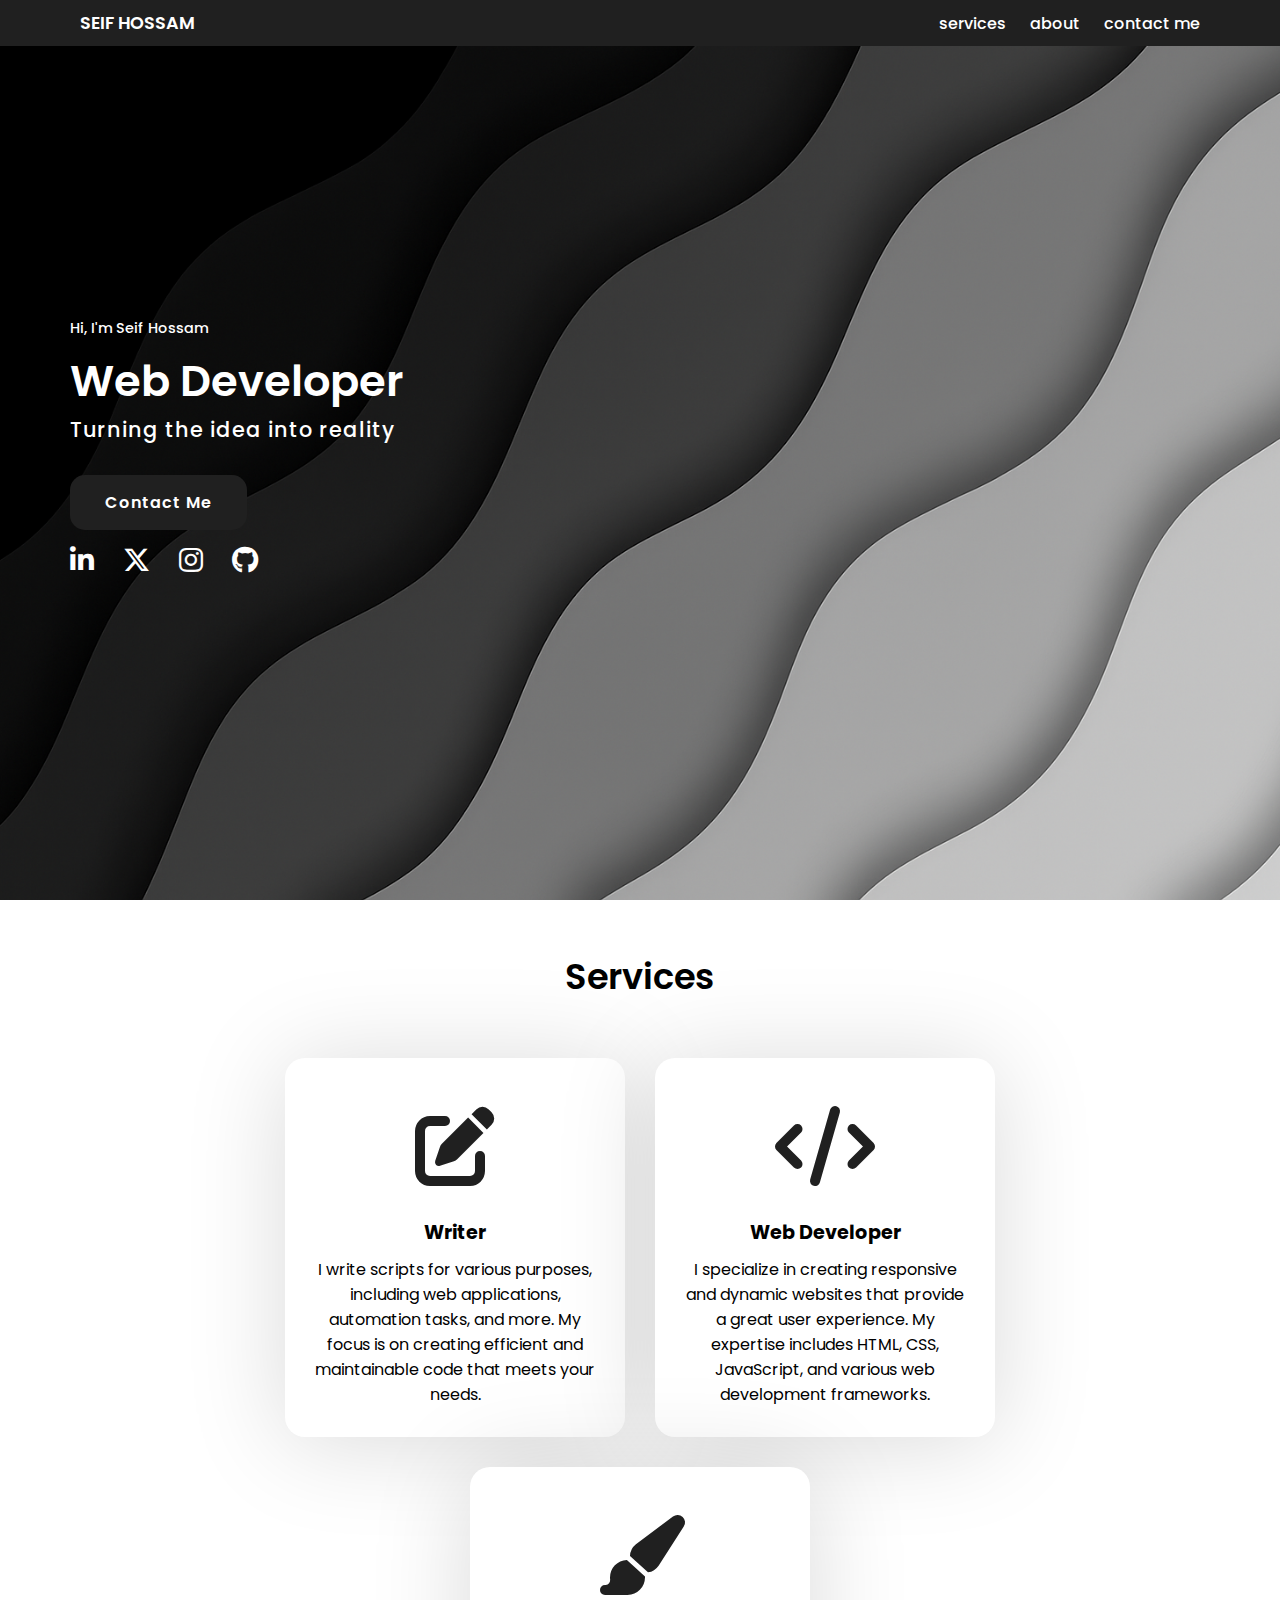
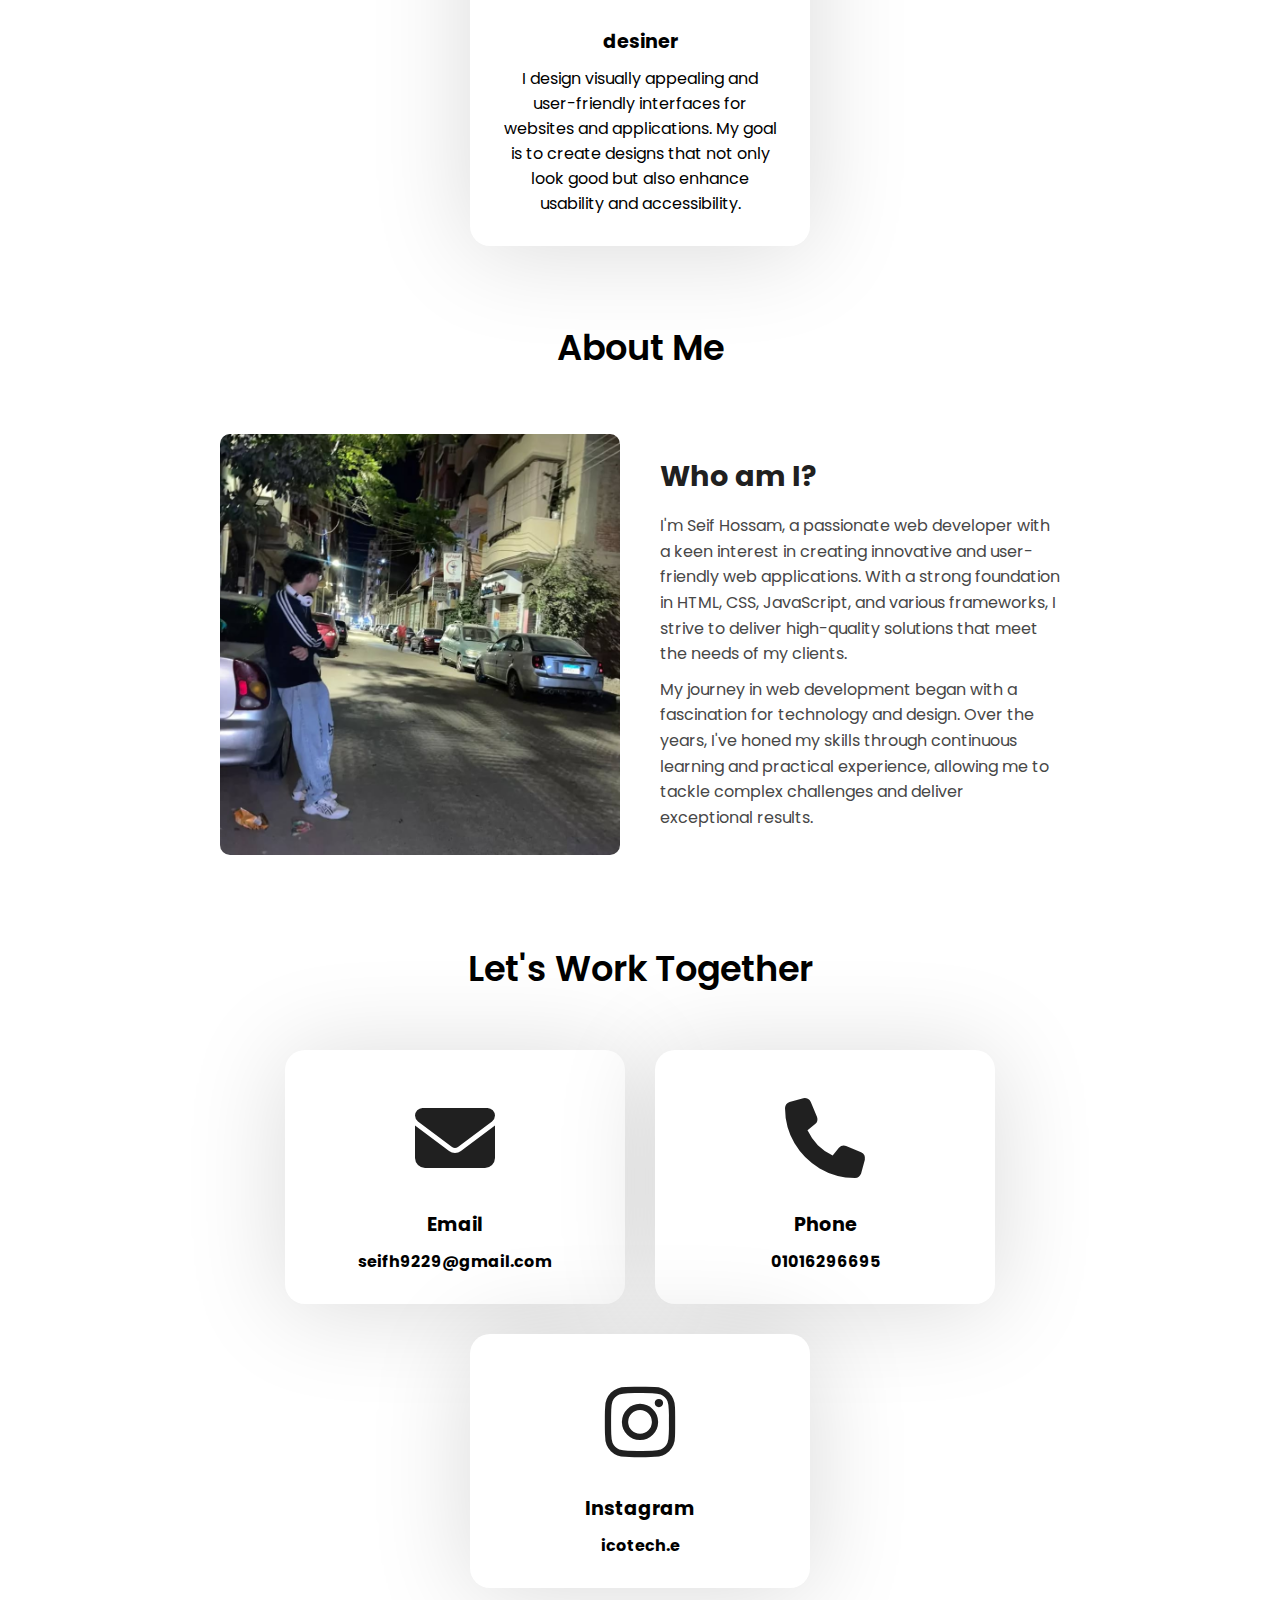
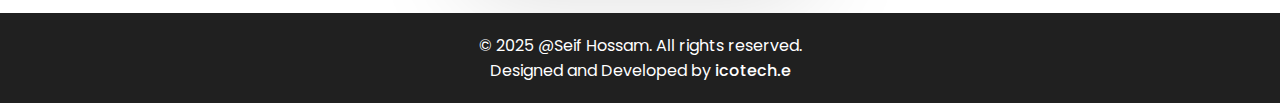
<file: index.html>
<!DOCTYPE html>
<html lang="en">
<head>
    <meta charset="UTF-8">
    <meta name="viewport" content="width=device-width, initial-scale=1.0">
    <title>Seif Hossam</title>
    <meta name="description" content="Portfolio of Seif Hossam, a web developer specializing in creating responsive and dynamic websites.">
    <meta name="keywords" content="Web Development, Web Design, Script Writing, Portfolio, Seif Hossam">
    <meta name="author" content="Seif Hossam">
    <link rel="icon" type="image/png" href="img/s.png"/>
    <link rel="stylesheet" href="https://cdnjs.cloudflare.com/ajax/libs/font-awesome/6.7.2/css/all.min.css">
    <link rel="stylesheet" href="styles.css">
</head>
<body>

    <header>
        <a href="#" class="logo">Seif hossam</a>
        <nav class="navigation">
            <a href="#services">services</a>
            <a href="#about">about</a>
            <a href="#contact">contact me</a>
        </nav>
    </header>
    
    <section class="main">
        <div>
            <h2>Hi, I'm  Seif Hossam<br><span>Web Developer</span> </h2>
            <h3>Turning the idea into reality</h3>
            <a href="#contact" class="main-btn">Contact Me</a>

            <div class="social-icons">
            <a href="https://www.linkedin.com/in/seif-hossam-506203369/"><i class="fa-brands fa-linkedin-in"></i></a>
            <a href="https://x.com/seif_hossam6667"><i class="fa-brands fa-x-twitter"></i></a>
            <a href="https://www.instagram.com/icotech.e?utm_source=ig_web_button_share_sheet&igsh=ZDNlZDc0MzIxNw=="><i class="fa-brands fa-instagram"></i></a>
            <a href="https://github.com/seif-cmd"><i class="fa-brands fa-github"></i></a>
            </div>
        </div>
    </section>

    <section class="cards" id="services">
        <h2 class="title">Services</h2>
        <div class="contant">
            <div class="card">
                <div class="icon">
                    <i class="fa-solid fa-edit"></i>
                </div>
                <div class="info">
                <h3>Writer</h3>
                <p>I write scripts for various purposes, including web applications, automation tasks, and more. My focus is on creating efficient and maintainable code that meets your needs.</p>
                </div>
            </div>
            <div class="card">
                <div class="icon">
                    <i class="fa-solid fa-code"></i>
                </div>
                <div class="info">
                <h3>Web Developer</h3>
                <p>I specialize in creating responsive and dynamic websites that provide a great user experience. My expertise includes HTML, CSS, JavaScript, and various web development frameworks.</p>
                </div>
            </div>
            <div class="card">
                <div class="icon">
                    <i class="fa-solid fa-paint-brush"></i>
                </div>
                <div class="info">
                <h3>desiner</h3>
                <p>I design visually appealing and user-friendly interfaces for websites and applications. My goal is to create designs that not only look good but also enhance usability and accessibility.</p>
                </div>
            </div>    
        </div>
    </section>

    <section class="about" id="about">
        <h2 class="title">About Me</h2>
        <div class="contant">
            <div class="left">
                <img src="img/me.png" alt="Seif Hossam"> 
            </div>
            <div class="right">
                <h3>Who am I?</h3>
                <p>I'm Seif Hossam, a passionate web developer with a keen interest in creating innovative and user-friendly web applications. With a strong foundation in HTML, CSS, JavaScript, and various frameworks, I strive to deliver high-quality solutions that meet the needs of my clients.</p>
                <p>My journey in web development began with a fascination for technology and design. Over the years, I've honed my skills through continuous learning and practical experience, allowing me to tackle complex challenges and deliver exceptional results.</p>
            </div>
        </div>
    </section>

    <section class="cards contact-row" id="contact">
        <h2 class="title">Let's Work Together</h2>
        <div class="contant">
            <div class="card">
                <div class="icon">
                    <i class="fa-solid fa-envelope"></i>
                </div>
                <div class="info">
                <h3>Email</h3>
                <p><strong>seifh9229@gmail.com</strong></p>
                </div>
            </div> 
            <div class="card">
                <div class="icon">
                    <i class="fa-solid fa-phone"></i>
                </div>
                <div class="info">
                <h3>Phone</h3>
                <p><strong>01016296695</strong></p>
                </div>
            </div>
            <div class="card">
                <div class="icon">
                    <i class="fa-brands fa-instagram"></i>
                </div>
                <div class="info">
                <h3>Instagram</h3>
                <p><strong>icotech.e</strong></p>        
                </div>   
        </div>                

    </section>

    <footer>
        <p>&copy; 2025 @Seif Hossam. All rights reserved.</p>
        <p>Designed and Developed by <a href="https://www.instagram.com/icotech.e?utm_source=ig_web_button_share_sheet&igsh=ZDNlZDc0MzIxNw==">icotech.e</a></p>


</body>
</html>
</file>
<file: styles.css>
@import url('https://fonts.googleapis.com/css2?family=Poppins:ital,wght@0,100;0,200;0,300;0,400;0,500;0,600;0,700;0,800;0,900;1,100;1,200;1,300;1,400;1,500;1,600;1,700;1,800;1,900&display=swap');

*{
    font-family: 'Poppins',  sans-serif;
    margin: 0;
    padding: 0;
    box-sizing: border-box;
    scroll-behavior: smooth;
}

header{
    background-color: #202020;
    width: 100%;
    position: fixed;
    z-index: 999;
    display: flex;
    justify-content: space-between;
    align-items: center;
    padding: 10px 80px;
}

.logo {
    text-decoration: none;
    color: #ffffff;
    text-transform: uppercase;
    font-weight: 600;
    font-size: 1.1em;
}

.navigation a {
    color: #ffffff;
    text-decoration: none;
    font-size: 1em;
    font-weight: 500;
    padding-left: 20px;
    transition: 0.5s ease;
}

.navigation a:hover {
    color: #474747;
    transform: scale(1.1);
}

section {
    padding: 10px 200px;
}

.main {
    width: 100%;
    min-height: 100vh;
    align-items: center;
    display: flex;
    background: url(img/BG.png) no-repeat;
    background-size: cover; 
    background-position: center;
    background-attachment: fixed;
    padding: 70px;
}

.main h2 {
    color: #fff;
    font-size: 0.9em;
    font-weight: 500;
}

.main h2 span {
    display: inline-block;
    margin-top: 10px;
    color: #ffffff;
    font-size: 3em;
    font-weight: 600
}
.main h3 {
    color: #ffffff;
    font-size: 1.3em;
    font-weight:500;
    letter-spacing: 1px;
    margin-top: 1px;
    margin-bottom: 30px;
}

.main-btn {
    color: #ffffff;
    background-color: #202020; 
    text-decoration: none;
    font-size: 1em;
    font-weight: 600;
    display: inline-block;
    padding: 0.9375em 2.1875em;
    letter-spacing: 1px;
    border-radius: 15px;
    margin-bottom: 10px;
    transition: 0.7s 
}
    
.main-btn:hover {
    background-color: #000000; 
    transform: scale(1.1);
}

.social-icons a {
    color: #ffffff;
    font-size: 1.7em;
    padding-right: 25px;
    text-decoration: none;
    transition: 0.5s ease;
}

.social-icons a:hover {
    color: #000;
    transform: scale(1.1);
}
.title {
    display: flex;
    justify-content: center;
    color: #000000;
    font-size: 2.2em;
    font-weight: 600;
    margin: 40px;
}   

/* تعديل هنا لجعل الكاردز بجانب بعضها البعض وتكون responsive */
.contant { /* تأكد من أن هذا يطابق اسم الـ div في HTML */
    display: flex;
    justify-content: center;
    flex-direction: row;
    flex-wrap: wrap; /* لجعل الكاردز تنزل لسطر جديد عند ضيق الشاشة */
}

.card {
    background-color: #ffffff;
    width: 21.25em; /* عرض الكاردز */
    box-shadow: 0 5px 100px rgba(1 1 1 / 15%);
    border-radius: 20px;
    padding: 30px;
    margin: 15px; /* المسافة بين الكاردز */
    transition: 0.7s ease;
    text-align: center; /* توسيط محتوى الكارد */
}
    

.card:hover {
    transform: scale(1.1);
    box-shadow: 0 8px 16px rgba(0, 0, 0, 0.5);
}
.icon {
    font-size: 5em;
    color: #202020;
    text-align: center;
}

.info {
    text-align: center;
}

.info h3 {
    color: #000000;
    font-size: 1.2em;
    font-weight: 700;
    margin: 10px;
}

/* قسم About Me */
.about .contant {
    display: flex;
    align-items: center;
    justify-content: center;
    flex-wrap: wrap; /* لجعل الأجزاء تنزل لسطر جديد */
}

.about .left,
.about .right {
    flex: 1; /* لجعل الأجزاء تأخذ مساحة متساوية */
    min-width: 300px; /* لتحديد أقل عرض قبل أن تنزل لسطر جديد */
    padding: 20px;
    box-sizing: border-box;
}

.about .left img {
    max-width: 100%;
    height: auto;
    border-radius: 10px;
}

.about .right h3 {
    font-size: 1.8em;
    margin-bottom: 15px;
    color: #202020;
}

.about .right p {
    font-size: 1em;
    line-height: 1.6;
    margin-bottom: 10px;
    color: #474747;
}


footer {
    background-color: #202020;
    width: 100%;
    padding: 20px 0;
    text-align: center;
    color: #ffffff;
    position: relative;
}

footer a {
    color: #ffffff;
    text-decoration: none;
    font-weight: 500;
    transition: 0.5s ease;
}

footer a:hover {
    color: #474747;
    transform: scale(1.1);
}

/* Media Queries for Responsiveness */
@media (max-width:1023px){
    header{
        padding: 12px 20px;
    }

    .navigation a{
        padding: 8px 10px;
    }

    .title{
        font-size: 1.8em;
    }

    section{
        padding: 80px 20px;
    }

    .main h2{
        font-size: 0.8em;
    }

    .main h2 span{
        font-size: 2.5em;
    }

    .main h3{
        font-size: 1.4em;
    }

    .contant{ /* للتأكد من أن جميع الـ contant (سواء خدمات أو تواصل) تصبح عمودية */
        flex-direction: column;
        align-items: center;
    }

    .card{
        width: 90%; /* تعديل عرض الكاردز للشاشات الأصغر */
        margin: 15px 0; /* مسافة عمودية بين الكاردز */
    }

    .about .left,
    .about .right {
        min-width: unset; /* إلغاء الحد الأدنى للعرض للسماح بالمرونة الكاملة */
        width: 100%; /* لجعلها تأخذ العرض الكامل */
    }
}

@media (max-width:640px){
    body{
        font-size: 12px;
    }

    .main h2{
        font-size: 0.7em;
    }

    .main h2 span{
        font-size: 2em;
    }

    .main h3{
        font-size: 1.2em;
    }

    .logo {
        font-size: 0.9em;
    }

    .navigation a {
        font-size: 0.9em;
    }

    .icon {
        font-size: 4em;
    }
}

@media (max-width:300px){
    body{
        font-size: 10px;
    }
    .main h2 span{
        font-size: 1.8em;
    }
}
</file>
